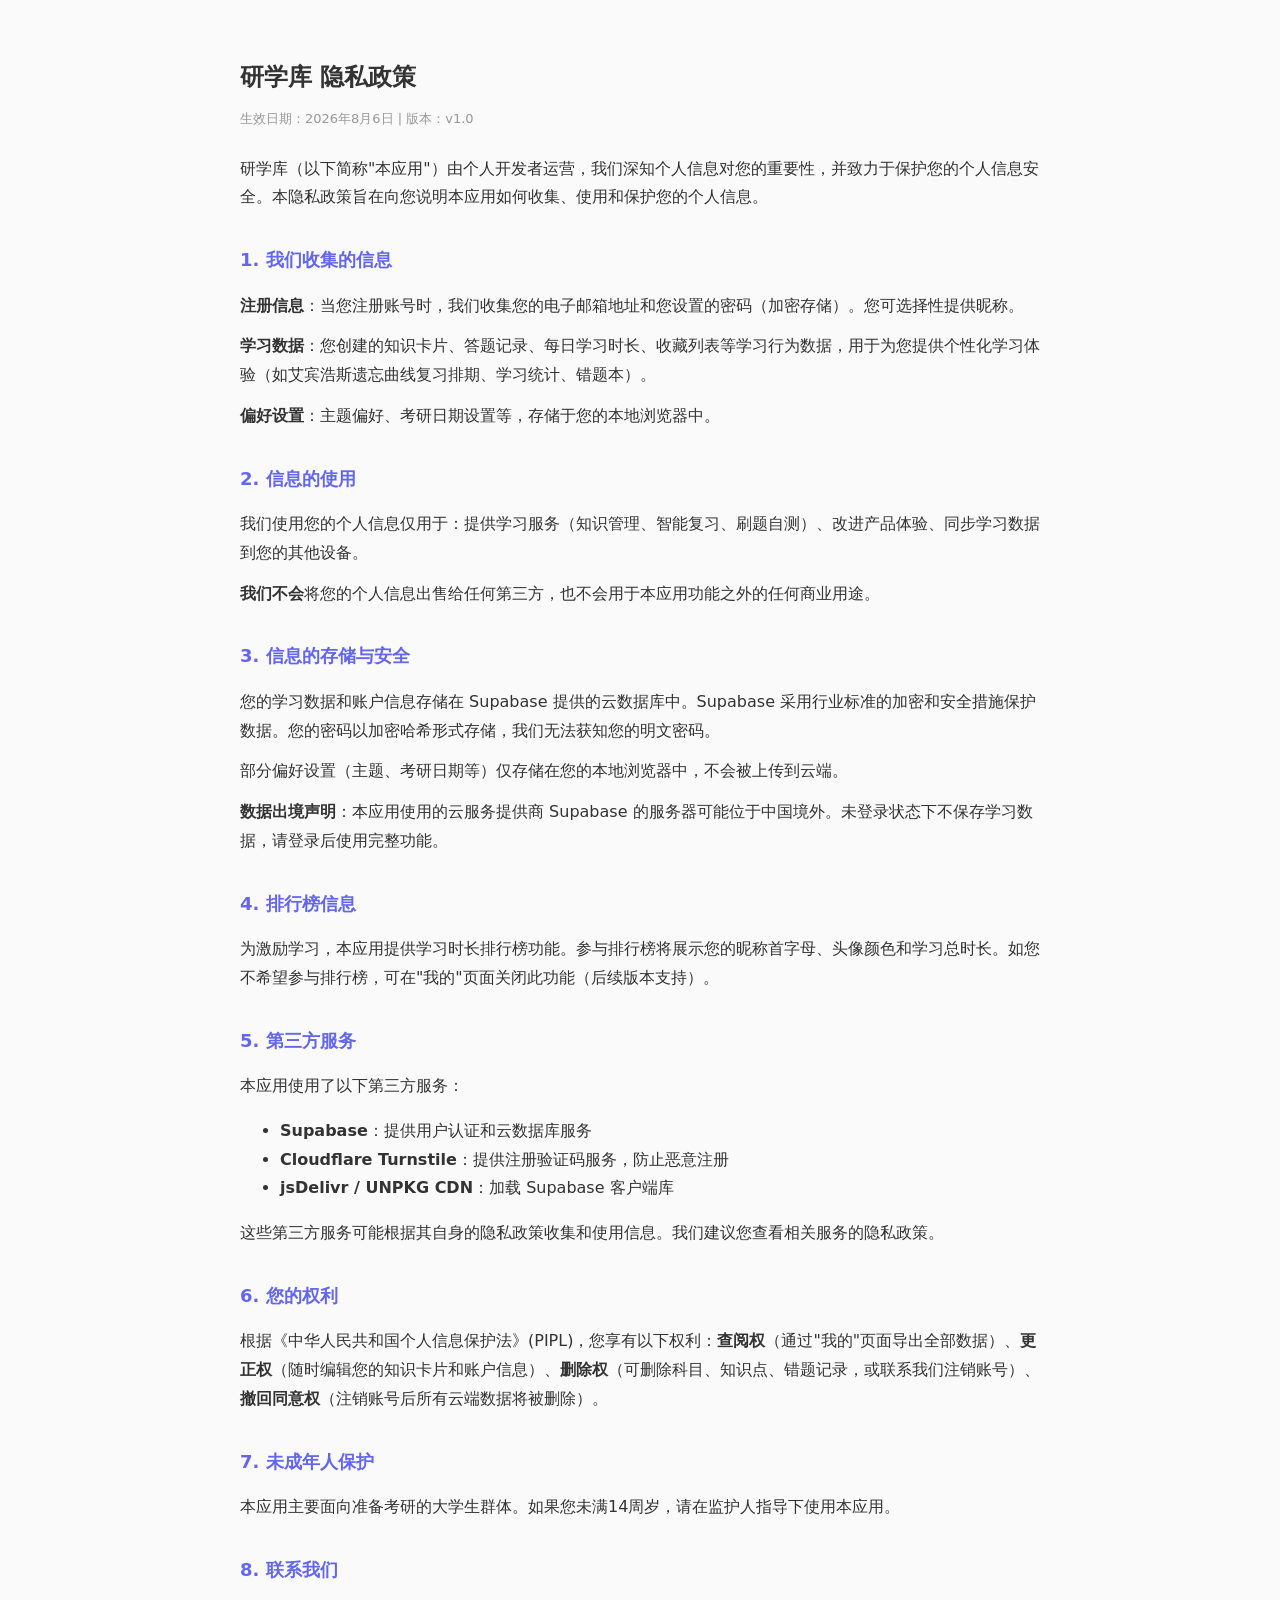
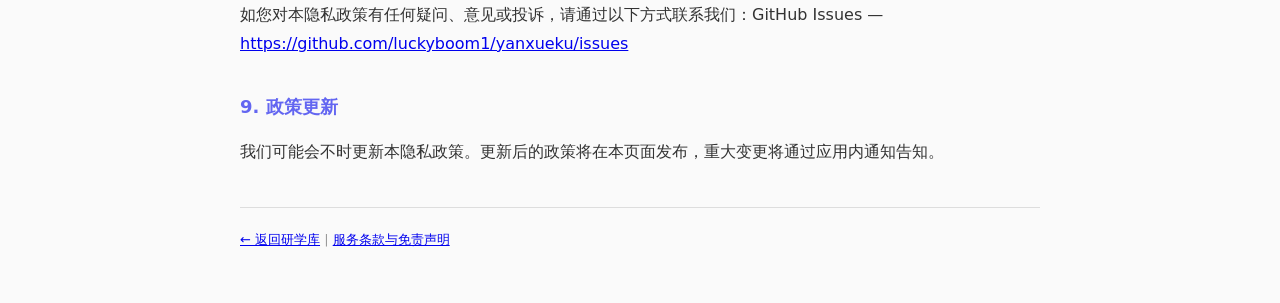
<file: privacy.html>
<!DOCTYPE html>
<html lang="zh-CN">
<head>
<meta charset="UTF-8">
<meta name="viewport" content="width=device-width, initial-scale=1.0">
<title>隐私政策 - 研学库</title>
<style>
body{font-family:"PingFang SC","Microsoft YaHei",system-ui,sans-serif;max-width:800px;margin:0 auto;padding:40px 20px;line-height:1.8;color:#333;background:#fafafa}
h1{font-size:24px;margin-bottom:8px}h2{font-size:18px;margin-top:32px;color:#6366f1}
.date{color:#999;font-size:13px;margin-bottom:24px}p{margin:12px 0}
@media(prefers-color-scheme:dark){body{background:#111;color:#ddd}h2{color:#818cf8}.date{color:#888}}
</style>
</head>
<body>
<h1>研学库 隐私政策</h1>
<div class="date">生效日期：2026年8月6日 | 版本：v1.0</div>

<p>研学库（以下简称"本应用"）由个人开发者运营，我们深知个人信息对您的重要性，并致力于保护您的个人信息安全。本隐私政策旨在向您说明本应用如何收集、使用和保护您的个人信息。</p>

<h2>1. 我们收集的信息</h2>
<p><b>注册信息</b>：当您注册账号时，我们收集您的电子邮箱地址和您设置的密码（加密存储）。您可选择性提供昵称。</p>
<p><b>学习数据</b>：您创建的知识卡片、答题记录、每日学习时长、收藏列表等学习行为数据，用于为您提供个性化学习体验（如艾宾浩斯遗忘曲线复习排期、学习统计、错题本）。</p>
<p><b>偏好设置</b>：主题偏好、考研日期设置等，存储于您的本地浏览器中。</p>

<h2>2. 信息的使用</h2>
<p>我们使用您的个人信息仅用于：提供学习服务（知识管理、智能复习、刷题自测）、改进产品体验、同步学习数据到您的其他设备。</p>
<p><b>我们不会</b>将您的个人信息出售给任何第三方，也不会用于本应用功能之外的任何商业用途。</p>

<h2>3. 信息的存储与安全</h2>
<p>您的学习数据和账户信息存储在 Supabase 提供的云数据库中。Supabase 采用行业标准的加密和安全措施保护数据。您的密码以加密哈希形式存储，我们无法获知您的明文密码。</p>
<p>部分偏好设置（主题、考研日期等）仅存储在您的本地浏览器中，不会被上传到云端。</p>
<p><b>数据出境声明</b>：本应用使用的云服务提供商 Supabase 的服务器可能位于中国境外。未登录状态下不保存学习数据，请登录后使用完整功能。</p>

<h2>4. 排行榜信息</h2>
<p>为激励学习，本应用提供学习时长排行榜功能。参与排行榜将展示您的昵称首字母、头像颜色和学习总时长。如您不希望参与排行榜，可在"我的"页面关闭此功能（后续版本支持）。</p>

<h2>5. 第三方服务</h2>
<p>本应用使用了以下第三方服务：</p>
<ul>
<li><b>Supabase</b>：提供用户认证和云数据库服务</li>
<li><b>Cloudflare Turnstile</b>：提供注册验证码服务，防止恶意注册</li>
<li><b>jsDelivr / UNPKG CDN</b>：加载 Supabase 客户端库</li>
</ul>
<p>这些第三方服务可能根据其自身的隐私政策收集和使用信息。我们建议您查看相关服务的隐私政策。</p>

<h2>6. 您的权利</h2>
<p>根据《中华人民共和国个人信息保护法》(PIPL)，您享有以下权利：<b>查阅权</b>（通过"我的"页面导出全部数据）、<b>更正权</b>（随时编辑您的知识卡片和账户信息）、<b>删除权</b>（可删除科目、知识点、错题记录，或联系我们注销账号）、<b>撤回同意权</b>（注销账号后所有云端数据将被删除）。</p>

<h2>7. 未成年人保护</h2>
<p>本应用主要面向准备考研的大学生群体。如果您未满14周岁，请在监护人指导下使用本应用。</p>

<h2>8. 联系我们</h2>
<p>如您对本隐私政策有任何疑问、意见或投诉，请通过以下方式联系我们：GitHub Issues — <a href="https://github.com/luckyboom1/yanxueku/issues">https://github.com/luckyboom1/yanxueku/issues</a></p>

<h2>9. 政策更新</h2>
<p>我们可能会不时更新本隐私政策。更新后的政策将在本页面发布，重大变更将通过应用内通知告知。</p>

<p style="margin-top:40px;padding-top:20px;border-top:1px solid #ddd;font-size:13px;color:#999">
<a href="index.html">← 返回研学库</a> | <a href="terms.html">服务条款与免责声明</a>
</p>
</body>
</html>
</file>
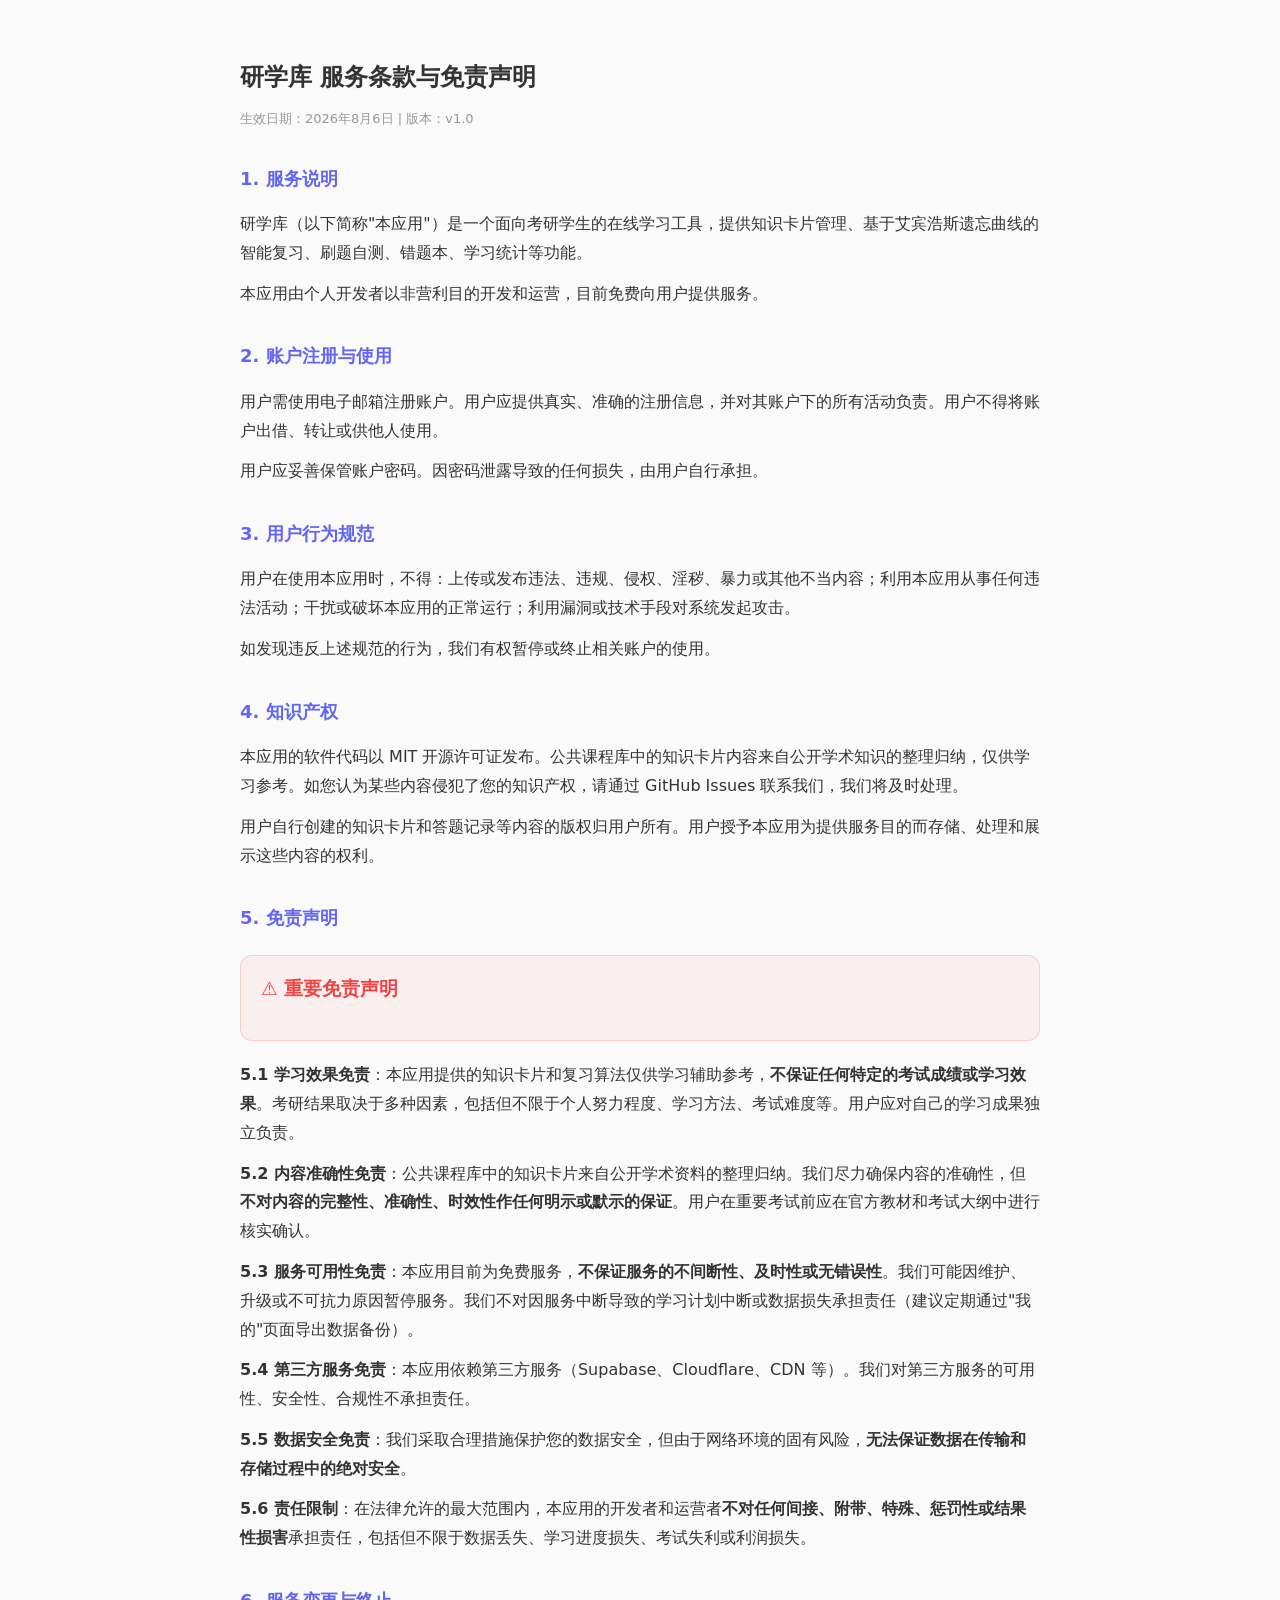
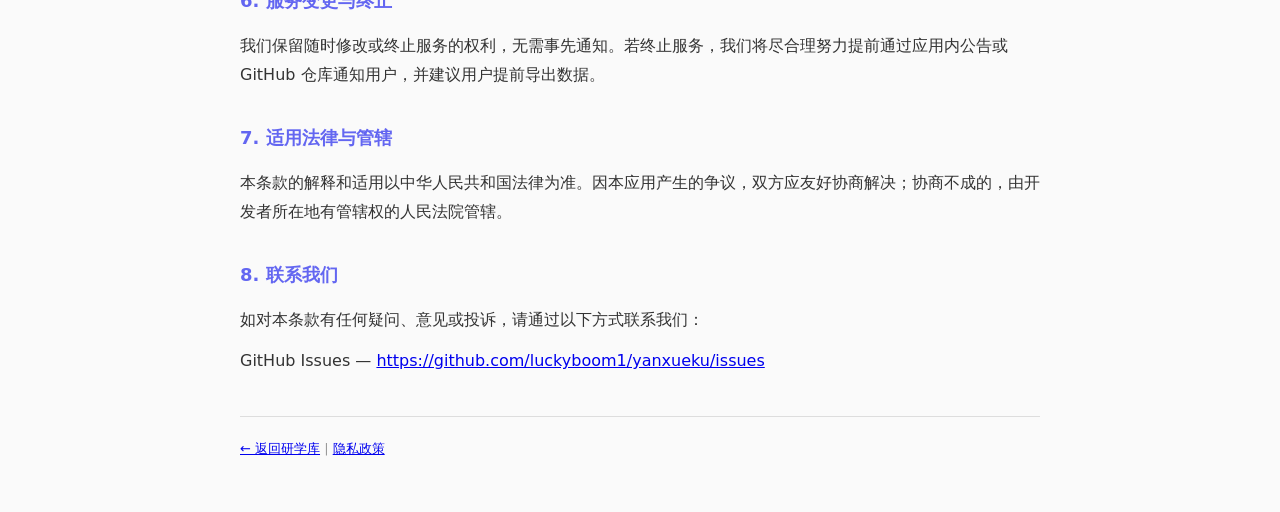
<file: terms.html>
<!DOCTYPE html>
<html lang="zh-CN">
<head>
<meta charset="UTF-8">
<meta name="viewport" content="width=device-width, initial-scale=1.0">
<title>服务条款与免责声明 - 研学库</title>
<style>
body{font-family:"PingFang SC","Microsoft YaHei",system-ui,sans-serif;max-width:800px;margin:0 auto;padding:40px 20px;line-height:1.8;color:#333;background:#fafafa}
h1{font-size:24px;margin-bottom:8px}h2{font-size:18px;margin-top:32px;color:#6366f1}.date{color:#999;font-size:13px;margin-bottom:24px}
.disclaimer-box{background:rgba(239,68,68,.06);border:1px solid rgba(239,68,68,.2);border-radius:12px;padding:16px 20px;margin:20px 0}p{margin:12px 0}
@media(prefers-color-scheme:dark){body{background:#111;color:#ddd}h2{color:#818cf8}.date{color:#888}.disclaimer-box{background:rgba(239,68,68,.1)}}
</style>
</head>
<body>
<h1>研学库 服务条款与免责声明</h1>
<div class="date">生效日期：2026年8月6日 | 版本：v1.0</div>

<h2>1. 服务说明</h2>
<p>研学库（以下简称"本应用"）是一个面向考研学生的在线学习工具，提供知识卡片管理、基于艾宾浩斯遗忘曲线的智能复习、刷题自测、错题本、学习统计等功能。</p>
<p>本应用由个人开发者以非营利目的开发和运营，目前免费向用户提供服务。</p>

<h2>2. 账户注册与使用</h2>
<p>用户需使用电子邮箱注册账户。用户应提供真实、准确的注册信息，并对其账户下的所有活动负责。用户不得将账户出借、转让或供他人使用。</p>
<p>用户应妥善保管账户密码。因密码泄露导致的任何损失，由用户自行承担。</p>

<h2>3. 用户行为规范</h2>
<p>用户在使用本应用时，不得：上传或发布违法、违规、侵权、淫秽、暴力或其他不当内容；利用本应用从事任何违法活动；干扰或破坏本应用的正常运行；利用漏洞或技术手段对系统发起攻击。</p>
<p>如发现违反上述规范的行为，我们有权暂停或终止相关账户的使用。</p>

<h2>4. 知识产权</h2>
<p>本应用的软件代码以 MIT 开源许可证发布。公共课程库中的知识卡片内容来自公开学术知识的整理归纳，仅供学习参考。如您认为某些内容侵犯了您的知识产权，请通过 GitHub Issues 联系我们，我们将及时处理。</p>
<p>用户自行创建的知识卡片和答题记录等内容的版权归用户所有。用户授予本应用为提供服务目的而存储、处理和展示这些内容的权利。</p>

<h2>5. 免责声明</h2>

<div class="disclaimer-box">
<h3 style="margin-top:0;color:#ef4444">⚠️ 重要免责声明</h3>
</div>

<p><b>5.1 学习效果免责</b>：本应用提供的知识卡片和复习算法仅供学习辅助参考，<b>不保证任何特定的考试成绩或学习效果</b>。考研结果取决于多种因素，包括但不限于个人努力程度、学习方法、考试难度等。用户应对自己的学习成果独立负责。</p>

<p><b>5.2 内容准确性免责</b>：公共课程库中的知识卡片来自公开学术资料的整理归纳。我们尽力确保内容的准确性，但<b>不对内容的完整性、准确性、时效性作任何明示或默示的保证</b>。用户在重要考试前应在官方教材和考试大纲中进行核实确认。</p>

<p><b>5.3 服务可用性免责</b>：本应用目前为免费服务，<b>不保证服务的不间断性、及时性或无错误性</b>。我们可能因维护、升级或不可抗力原因暂停服务。我们不对因服务中断导致的学习计划中断或数据损失承担责任（建议定期通过"我的"页面导出数据备份）。</p>

<p><b>5.4 第三方服务免责</b>：本应用依赖第三方服务（Supabase、Cloudflare、CDN 等）。我们对第三方服务的可用性、安全性、合规性不承担责任。</p>

<p><b>5.5 数据安全免责</b>：我们采取合理措施保护您的数据安全，但由于网络环境的固有风险，<b>无法保证数据在传输和存储过程中的绝对安全</b>。</p>

<p><b>5.6 责任限制</b>：在法律允许的最大范围内，本应用的开发者和运营者<b>不对任何间接、附带、特殊、惩罚性或结果性损害</b>承担责任，包括但不限于数据丢失、学习进度损失、考试失利或利润损失。</p>

<h2>6. 服务变更与终止</h2>
<p>我们保留随时修改或终止服务的权利，无需事先通知。若终止服务，我们将尽合理努力提前通过应用内公告或 GitHub 仓库通知用户，并建议用户提前导出数据。</p>

<h2>7. 适用法律与管辖</h2>
<p>本条款的解释和适用以中华人民共和国法律为准。因本应用产生的争议，双方应友好协商解决；协商不成的，由开发者所在地有管辖权的人民法院管辖。</p>

<h2>8. 联系我们</h2>
<p>如对本条款有任何疑问、意见或投诉，请通过以下方式联系我们：</p>
<p>GitHub Issues — <a href="https://github.com/luckyboom1/yanxueku/issues">https://github.com/luckyboom1/yanxueku/issues</a></p>

<p style="margin-top:40px;padding-top:20px;border-top:1px solid #ddd;font-size:13px;color:#999">
<a href="index.html">← 返回研学库</a> | <a href="privacy.html">隐私政策</a>
</p>
</body>
</html>
</file>
